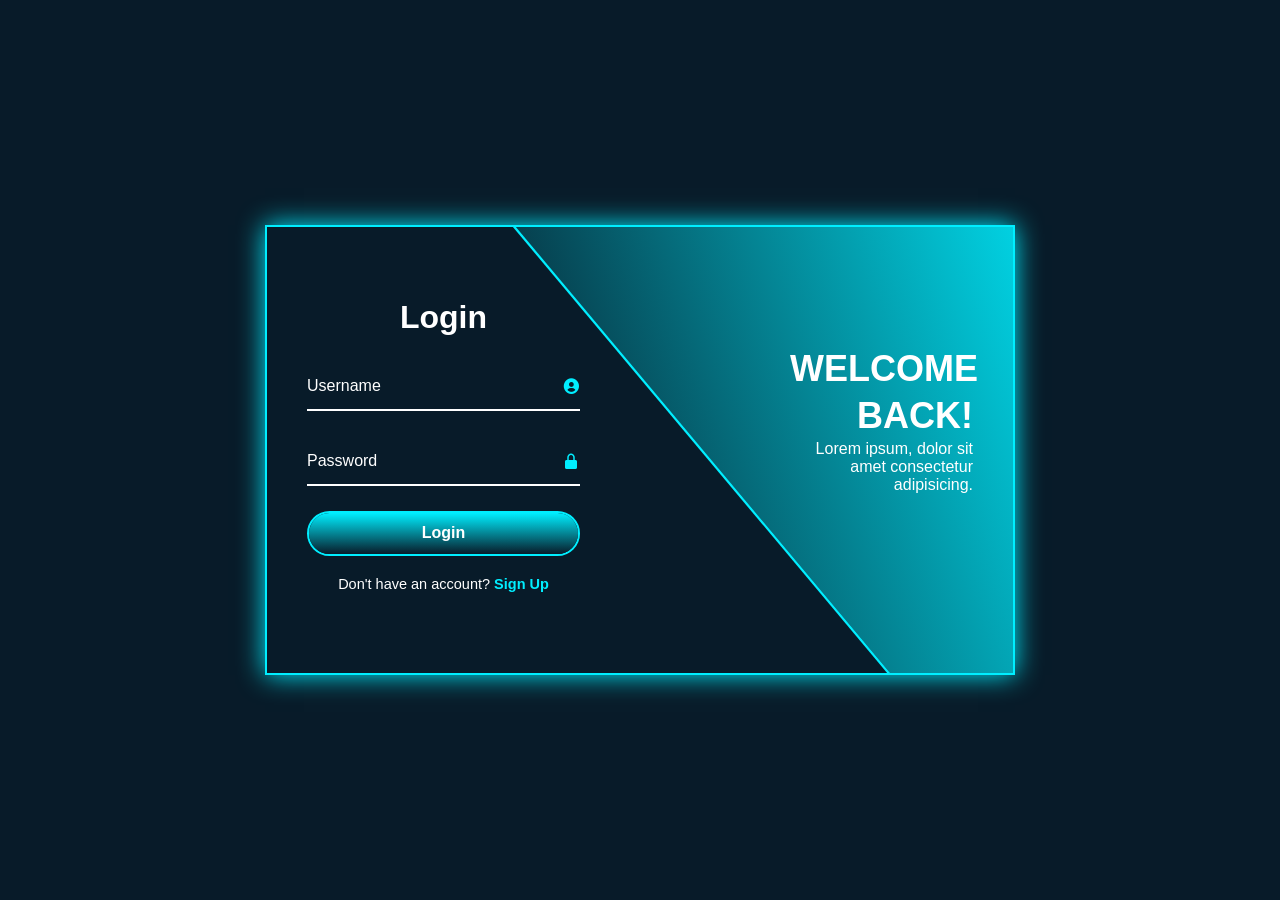
<file: Login-HTML-CSS/Login2/index.html>
<!DOCTYPE html>
<html lang="en">
<head>
    <meta charset="UTF-8">
    <meta name="viewport" content="width=device-width, initial-scale=1.0">
    <title >Login and Registration from html and css || codehall</title>
    <link rel="stylesheet" href="style.css">
    <link href='https://unpkg.com/boxicons@2.1.4/css/boxicons.min.css' rel='stylesheet'>
</head>
<body>
    <div class="wrapper">
        <span class="bg-animate"></span>
        <span class="bg-animate2"></span>

        <div class="form-box login">
            <h2 class="animation" style="--i:0; --j:21;">Login</h2>
            <form action="#">
                <div class="input-box animation" style="--i:1; --j:22;">
                    <input type="text" required>
                    <label>Username</label>
                    <i class='bx bxs-user-circle' ></i>
                </div>
                <div class="input-box animation" style="--i:2; --j:23;">
                    <input type="password" required>
                    <label>Password</label>
                    <i class='bx bxs-lock-alt' ></i>
                </div>
                <button type="submit" class="btn 
                animation" style="--i:3; --j:24;">Login</button>
                <div class="logreg-link animation" style="--i:4; --j:25;">
                    <p>Don't have an account? <a href="#" class="register-link">Sign Up</a></p>
                </div>
            </form>
        </div>
        <div class="info-text login">
            <h2 class="animation" style="--i:0; --j:20;">Welcome Back!</h2>
            <p class="animation" style="--i:1; --j:21;">Lorem ipsum, dolor sit amet consectetur adipisicing.</p>
        </div>
        <div class="form-box register">
            <h2 class="animation" style="--i:17; --j:0;">Sign up</h2>
            <form action="#">
                <div class="input-box animation" style="--i:18; --j:1;">
                    <input type="text" required>
                    <label>Username</label>
                    <i class='bx bxs-user-circle' ></i>
                </div>
                <div class="input-box animation" style="--i:19; --j:2;">
                    <input type="text" required>
                    <label>Email</label>
                    <i class='bx bxl-gmail' ></i>
                </div>
                <div class="input-box animation" style="--i:20; --j:3;">
                    <input type="password" required>
                    <label>Password</label>
                    <i class='bx bxs-lock-alt' ></i>
                </div>
                <button type="submit" class="btn animation" style="--i:21; --j:4;">Sign up</button>
                <div class="logreg-link animation" style="--i:22; --j:5;">
                    <p>Already have an account? <a href="#" class="login-link">Login</a></p>
                </div>
            </form>
        </div>
        <div class="info-text register">
            <h2 class="animation" style="--i:17; --j:0;">Welcome Back!</h2>
            <p class="animation" style="--i:18; --j:1;">Lorem ipsum, dolor sit amet consectetur adipisicing.</p>
        </div>
    </div>
    <script src="script.js"></script>
</body>
</html>
</file>
<file: Login-HTML-CSS/Login2/style.css>
* {
    margin: 0;
    padding: 0;
    box-sizing: border-box;
    font-family: 'Poppins', sans-serif;
}

body {
    display: flex;
    justify-content: center;
    align-items: center;
    min-height: 100vh;
    background: #081b29;
}

.wrapper {
    position: relative;
    width: 750px;
    height: 450px;
    background: transparent;
    border: 2px solid #0ef;
    box-shadow: 0 0 25px #0ef;
    overflow: hidden;
}

.wrapper .form-box {
    position: absolute;
    top: 0;
    width: 50%;
    height: 100%;
    display: flex;
    flex-direction: column;
    justify-content: center;
}

.wrapper .form-box.login {
    left: 0;
    padding: 0 60px 0 40px;
}

.wrapper .form-box.login .animation {
    transform: translateX(0);
    opacity: 1;
    filter: blur(0);
    transition: .7s ease;
    transition-delay: calc(.1s * var(--j));
}

.wrapper.active .form-box.login .animation {
    transform: translateX(-120%);
    opacity: 0;
    filter: blur(10px);
    transition-delay: calc(.1s * var(--i));
}

.wrapper .form-box.register {
    right: 0;
    padding: 0 40px 0 60px;
    pointer-events: none;
}

.wrapper.active .form-box.register {
    pointer-events: auto;
}

.wrapper .form-box.register .animation {
    transform: translateX(120%);
    opacity: 0;
    filter: blur(10px);
    transition: .7s ease;
    transition-delay: calc(.1s * var(--j));
}

.wrapper.active .form-box.register .animation {
    transform: translateX(0);
    opacity: 1;
    filter: blur(0);
    transition-delay: calc(.1s * var(--i));

}


.form-box h2 {
    font-size: 32px;
    color: #fff;
    text-align: center;
}

.form-box .input-box {
    position: relative;
    width: 100%;
    height: 50px;
    margin: 25px 0;
}

.input-box input {
    width: 100%;
    height: 100%;
    background: transparent;
    border: none;
    outline: none;
    border-bottom: 2px solid #fff;
    padding-right: 23px;
    font-size: 16px;
    color: #fff;
    font-weight: 500;
    transition: .5s;
}

.input-box input:focus,
.input-box input:valid {
    border-bottom-color: #0ef;
}

.input-box label {
    position: absolute;
    top: 50%;
    left: 0;
    transform: translateY(-50%);
    font-size: 16px;
    color: #fff;
    pointer-events: none;
    transition: .5s;
}

.input-box input:focus~label,
.input-box input:valid~label {
    top: -5px;
    color: #0ef;
}

.input-box i {
    position: absolute;
    top: 50%;
    right: 0;
    transform: translateY(-50%);
    font-size: 18px;
    color: #fff;
    transition: .5s;
}

.input-box input~i,
.input-box input~i {
    color: #0ef;
}

.btn {
    position: relative;
    width: 100%;
    height: 45px;
    background: transparent;
    border: 2px solid #0ef;
    outline: none;
    border-radius: 40px;
    cursor: pointer;
    font-size: 16px;
    color: #fff;
    font-weight: 600;
    
    overflow: hidden
}

.btn::before {
    content: '';
    position: absolute;
    top: -100%;
    left: 0;
    width: 100%;
    height: 300%;
    background: linear-gradient(#081b29, #0ef, #081b29, #0ef);
    z-index: -1;
    transition: .5s;
}

.btn:hover::before {
    top: 0;
}


.form-box .logreg-link {
    font-size: 14.5px;
    color: #fff;
    text-align: center;
    margin: 20px 0 10px;
}


.logreg-link p a {
    color: #0ef;
    text-decoration: none;
    font-weight: 600;
}


.logreg-link p a:hover {
    text-decoration: underline;
}

.wrapper .info-text {
    position: absolute;
    top: 0;
    width: 50%;
    height: 100%;
    display: flex;
    flex-direction: column;
    justify-content: center;
}

.wrapper .info-text.login {
    right: 0;
    text-align: right;
    padding: 0 40px 60px 150px;
}

.wrapper .info-text.login .animation {
    transform: translateX(0);
    opacity: 1;
    filter: blur(0);
    transition: .7s ease;
    transition-delay: calc(.1s * var(--j));
}

.wrapper.active .info-text.login .animation {
    transform: translateX(120%);
    opacity: 0;
    filter: blur(10px);
    transition-delay: calc(.1s * var(--i));
}


.wrapper .info-text.register {
    left: 0;
    text-align: left;
    padding: 0 150px 60px 40px;
    pointer-events: none;
}

.wrapper.active .info-text.register {
    pointer-events: auto;
}


.wrapper .info-text.register .animation {
    transform: translateX(-120%);
    opacity: 0;
    filter: blur(10px);
    transition: .7s ease;
    transition-delay: calc(.1s * var(--j));
}

.wrapper.active .info-text.register .animation {
    transform: translateX(0);
    opacity: 1;
    filter: blur(0);
    transition-delay: calc(.1s * var(--i));
}


.info-text h2 {
    font-size: 36px;
    color: #fff;
    line-height: 1.3;
    text-transform: uppercase;
}

.info-text p {
    font-size: 16px;
    color: #fff;
}

.wrapper .bg-animate {
    position: absolute;
    top: -4px;
    right: 0;
    width: 850px;
    height: 600px;
    background: linear-gradient(45deg, #081b29, #0ef);
    border-bottom: 3px solid #0ef;
    transform: rotate(10deg) skewY(40deg); 
    /* transform: rotate(0) skewY(0);*/
    transform-origin: bottom right;
    transition: 1.5s ease;
    transition-delay: 1.6s;
}

.wrapper.active .bg-animate {
    transform: rotate(0) skewY(0);
    transition-delay: .5s;
}


.wrapper .bg-animate2 {
    position: absolute;
    top: 100%;
    left: 250px;
    width: 850px;
    height: 700px;
    background: #081b29;
    border-top: 3px solid #0ef;
    /*transform: rotate(-11deg) skewY(-41deg);*/
    transform: rotate(0) skewY(0);
    transform-origin: bottom left;
    transition: 1.5s ease;
    transition-delay: .5s;
}

.wrapper.active .bg-animate2 {
    transform: rotate(-11deg) skewY(-41deg);
    transition-delay: 1.2s;
}
</file>
